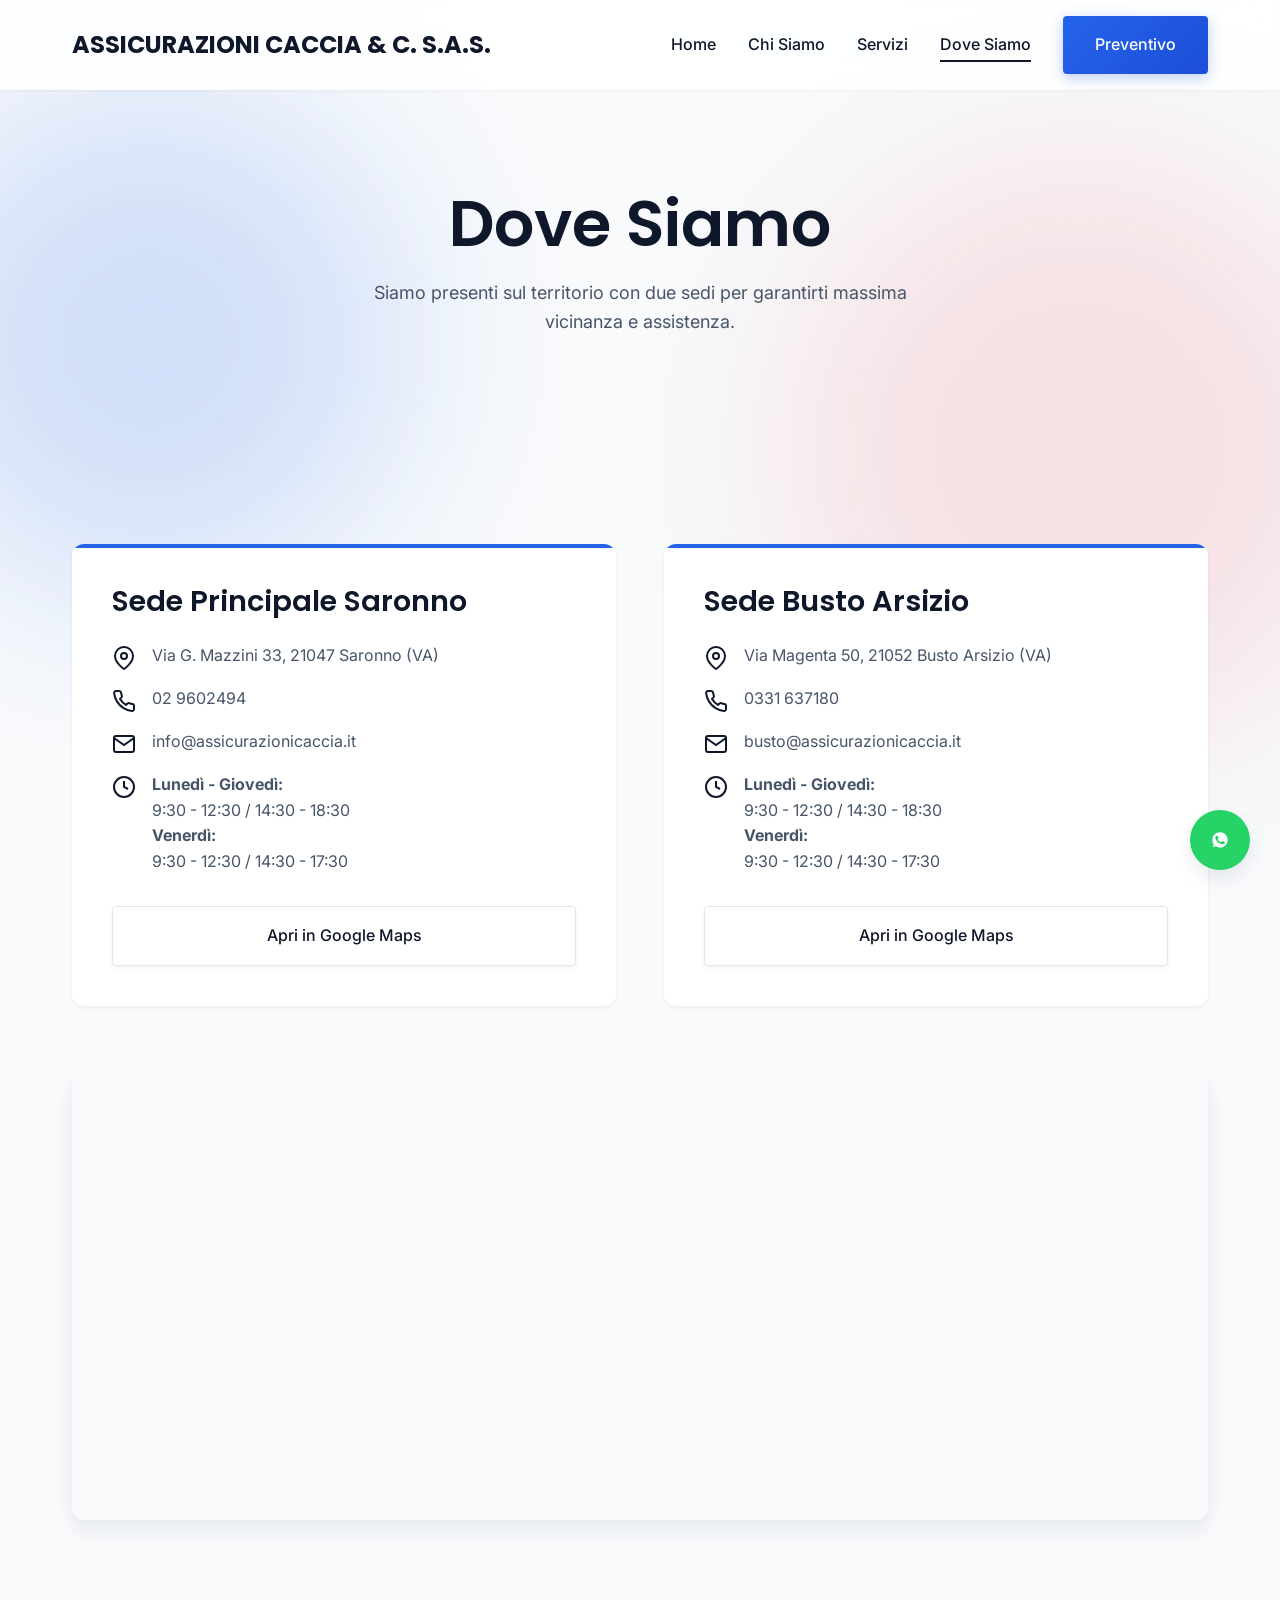
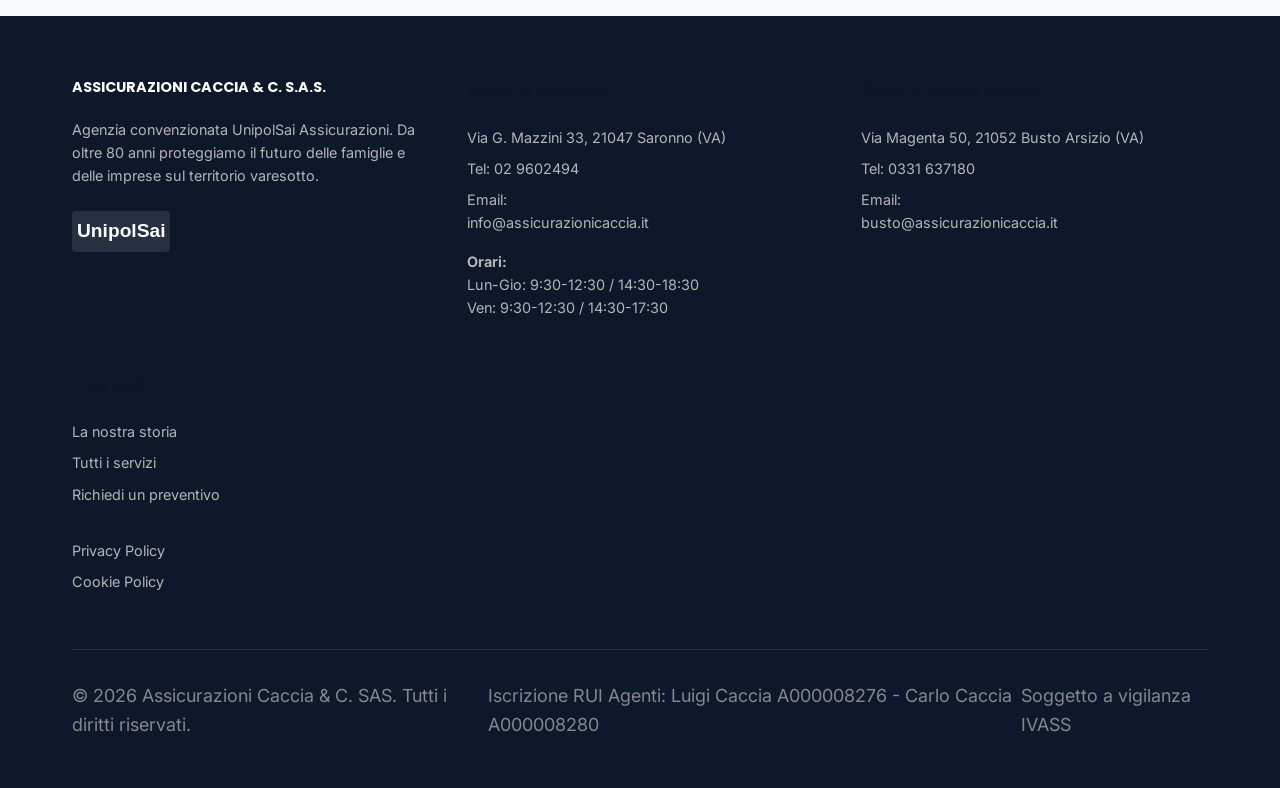
<file: assicurazioni-caccia/dove-siamo.html>
<!DOCTYPE html>
<html lang="it">
<head>
  <meta charset="UTF-8">
  <meta name="viewport" content="width=device-width, initial-scale=1.0">
  <title>Dove Siamo - Assicurazioni Caccia & C. SAS</title>
  <meta name="description" content="Vieni a trovarci nelle nostre sedi di Saronno e Busto Arsizio. Consulta orari e contatti.">
  <link rel="stylesheet" href="style.css">
  <style>
    .location-grid {
      display: grid;
      grid-template-columns: repeat(auto-fit, minmax(350px, 1fr));
      gap: 3rem;
      margin-top: 3rem;
    }
    .location-card {
      background: var(--c-white);
      border-radius: 12px;
      padding: 2.5rem;
      box-shadow: var(--shadow-sm);
      position: relative;
      overflow: hidden;
    }
    .location-card::before {
      content: '';
      position: absolute;
      top: 0;
      left: 0;
      width: 100%;
      height: 4px;
      background-color: var(--c-secondary);
    }
    .location-card h2 { margin-bottom: 1.5rem; font-size: 1.8rem; }
    .contact-info {
      list-style: none;
      margin-bottom: 2rem;
    }
    .contact-info li {
      display: flex;
      align-items: flex-start;
      gap: 1rem;
      margin-bottom: 1rem;
      color: var(--c-accent);
    }
    .contact-info svg {
      color: var(--c-primary);
      flex-shrink: 0;
      margin-top: 3px;
    }
    .map-container {
      width: 100%;
      height: 450px;
      border-radius: 12px;
      overflow: hidden;
      margin-top: 4rem;
      box-shadow: var(--shadow-md);
    }
    .map-container iframe {
      width: 100%;
      height: 100%;
      border: 0;
    }
  </style>
</head>
<body>
  <main style="padding-top: 90px;">
    <!-- Header Page -->
    <section class="section" style="padding-bottom: 4rem;">
      <div class="container text-center fade-in">
        <h1 style="margin-bottom: 1rem;">Dove Siamo</h1>
        <p style="max-width: 600px; margin: 0 auto;">Siamo presenti sul territorio con due sedi per garantirti massima vicinanza e assistenza.</p>
      </div>
    </section>

    <!-- Locations -->
    <section class="section">
      <div class="container fade-in">
        <div class="location-grid">
          <!-- Sede Saronno -->
          <div class="location-card fade-in">
            <h2>Sede Principale Saronno</h2>
            <ul class="contact-info">
              <li>
                <svg width="24" height="24" viewBox="0 0 24 24" fill="none" stroke="currentColor" stroke-width="2"><path d="M21 10c0 7-9 13-9 13s-9-6-9-13a9 9 0 0 1 18 0z"></path><circle cx="12" cy="10" r="3"></circle></svg>
                <span>Via G. Mazzini 33, 21047 Saronno (VA)</span>
              </li>
              <li>
                <svg width="24" height="24" viewBox="0 0 24 24" fill="none" stroke="currentColor" stroke-width="2"><path d="M22 16.92v3a2 2 0 0 1-2.18 2 19.79 19.79 0 0 1-8.63-3.07 19.5 19.5 0 0 1-6-6 19.79 19.79 0 0 1-3.07-8.67A2 2 0 0 1 4.11 2h3a2 2 0 0 1 2 1.72 12.84 12.84 0 0 0 .7 2.81 2 2 0 0 1-.45 2.11L8.09 9.91a16 16 0 0 0 6 6l1.27-1.27a2 2 0 0 1 2.11-.45 12.84 12.84 0 0 0 2.81.7A2 2 0 0 1 22 16.92z"></path></svg>
                <span>02 9602494</span>
              </li>
              <li>
                <svg width="24" height="24" viewBox="0 0 24 24" fill="none" stroke="currentColor" stroke-width="2"><path d="M4 4h16c1.1 0 2 .9 2 2v12c0 1.1-.9 2-2 2H4c-1.1 0-2-.9-2-2V6c0-1.1.9-2 2-2z"></path><polyline points="22,6 12,13 2,6"></polyline></svg>
                <span>info@assicurazionicaccia.it</span>
              </li>
              <li>
                <svg width="24" height="24" viewBox="0 0 24 24" fill="none" stroke="currentColor" stroke-width="2"><circle cx="12" cy="12" r="10"></circle><polyline points="12 6 12 12 16 14"></polyline></svg>
                <span><strong>Lunedì - Giovedì:</strong><br>9:30 - 12:30 / 14:30 - 18:30<br><strong>Venerdì:</strong><br>9:30 - 12:30 / 14:30 - 17:30</span>
              </li>
            </ul>
            <a href="https://maps.google.com/?q=Via+G.+Mazzini+33,+21047+Saronno" target="_blank" class="btn btn-outline" style="width: 100%;">Apri in Google Maps</a>
          </div>

          <!-- Sede Busto Arsizio -->
          <div class="location-card fade-in" style="transition-delay: 0.2s;">
            <h2>Sede Busto Arsizio</h2>
            <ul class="contact-info">
              <li>
                <svg width="24" height="24" viewBox="0 0 24 24" fill="none" stroke="currentColor" stroke-width="2"><path d="M21 10c0 7-9 13-9 13s-9-6-9-13a9 9 0 0 1 18 0z"></path><circle cx="12" cy="10" r="3"></circle></svg>
                <span>Via Magenta 50, 21052 Busto Arsizio (VA)</span>
              </li>
              <li>
                <svg width="24" height="24" viewBox="0 0 24 24" fill="none" stroke="currentColor" stroke-width="2"><path d="M22 16.92v3a2 2 0 0 1-2.18 2 19.79 19.79 0 0 1-8.63-3.07 19.5 19.5 0 0 1-6-6 19.79 19.79 0 0 1-3.07-8.67A2 2 0 0 1 4.11 2h3a2 2 0 0 1 2 1.72 12.84 12.84 0 0 0 .7 2.81 2 2 0 0 1-.45 2.11L8.09 9.91a16 16 0 0 0 6 6l1.27-1.27a2 2 0 0 1 2.11-.45 12.84 12.84 0 0 0 2.81.7A2 2 0 0 1 22 16.92z"></path></svg>
                <span>0331 637180</span>
              </li>
              <li>
                <svg width="24" height="24" viewBox="0 0 24 24" fill="none" stroke="currentColor" stroke-width="2"><path d="M4 4h16c1.1 0 2 .9 2 2v12c0 1.1-.9 2-2 2H4c-1.1 0-2-.9-2-2V6c0-1.1.9-2 2-2z"></path><polyline points="22,6 12,13 2,6"></polyline></svg>
                <span>busto@assicurazionicaccia.it</span>
              </li>
              <li>
                <svg width="24" height="24" viewBox="0 0 24 24" fill="none" stroke="currentColor" stroke-width="2"><circle cx="12" cy="12" r="10"></circle><polyline points="12 6 12 12 16 14"></polyline></svg>
                <span><strong>Lunedì - Giovedì:</strong><br>9:30 - 12:30 / 14:30 - 18:30<br><strong>Venerdì:</strong><br>9:30 - 12:30 / 14:30 - 17:30</span>
              </li>
            </ul>
            <a href="https://maps.google.com/?q=Via+Magenta+50,+21052+Busto+Arsizio" target="_blank" class="btn btn-outline" style="width: 100%; margin-top: auto;">Apri in Google Maps</a>
          </div>
        </div>

        <!-- Mappa Unica (Segnaposto per iframe reale) -->
        <div class="map-container fade-in">
          <!-- Qui andrebbe l'iframe reale di Google Maps con i due marker.
               Uso un embed map generico per dimostrazione visuale sulla provincia di Varese. -->
          <iframe src="https://www.google.com/maps/embed?pb=!1m18!1m12!1m3!1d111613.80554653738!2d8.81439247659522!3d45.62688029304616!2m3!1f0!2f0!3f0!3m2!1i1024!2i768!4f13.1!3m3!1m2!1s0x47868ff1c05d8f6d%3A0x40678022e66cba0!2sVarese%20VA!5e0!3m2!1sit!2sit!4v1700000000000!5m2!1sit!2sit" allowfullscreen="" loading="lazy" referrerpolicy="no-referrer-when-downgrade"></iframe>
        </div>
      </div>
    </section>

  </main>
  <script src="app.js"></script>
</body>
</html>
</file>
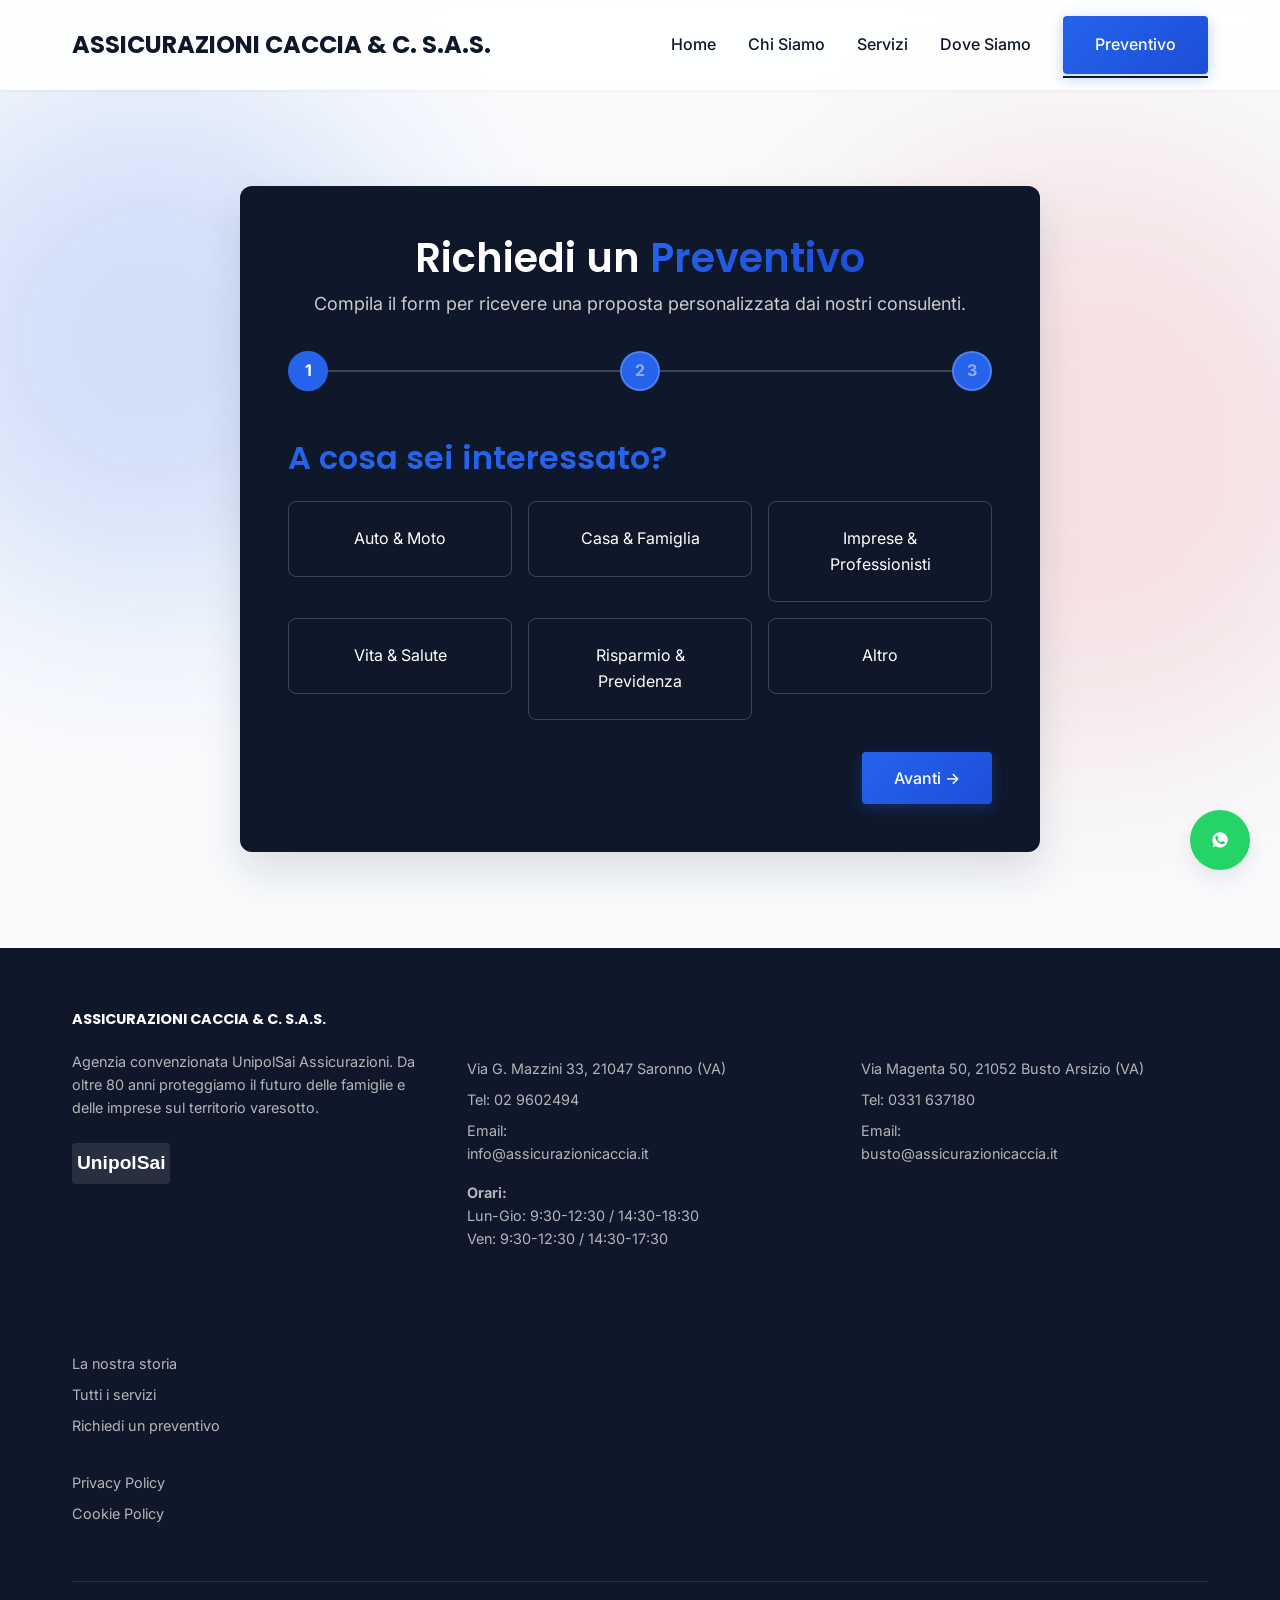
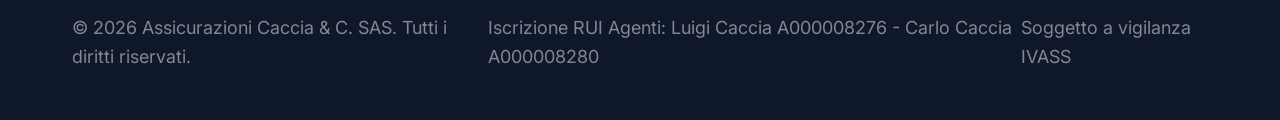
<file: assicurazioni-caccia/preventivo.html>
<!DOCTYPE html>
<html lang="it">
<head>
  <meta charset="UTF-8">
  <meta name="viewport" content="width=device-width, initial-scale=1.0">
  <title>Richiedi Preventivo - Assicurazioni Caccia & C. SAS</title>
  <meta name="description" content="Richiedi un preventivo assicurativo gratuito e senza impegno.">
  <link rel="stylesheet" href="style.css">
  <style>
    .form-container {
      max-width: 800px;
      margin: 0 auto;
      background: var(--c-primary);
      border-radius: 12px;
      padding: 3rem;
      color: var(--c-white);
      box-shadow: var(--shadow-lg);
    }
    
    /* Progress Bar */
    .progress-bar {
      display: flex;
      justify-content: space-between;
      margin-bottom: 3rem;
      position: relative;
    }
    .progress-bar::before {
      content: '';
      position: absolute;
      top: 50%;
      left: 0;
      width: 100%;
      height: 2px;
      background-color: rgba(250, 248, 245, 0.2);
      z-index: 1;
      transform: translateY(-50%);
    }
    .progress-line {
      position: absolute;
      top: 50%;
      left: 0;
      width: 0%;
      height: 2px;
      background-color: var(--c-secondary);
      z-index: 2;
      transform: translateY(-50%);
      transition: width var(--transition-normal);
    }
    .step-indicator {
      width: 40px;
      height: 40px;
      border-radius: 50%;
      background-color: var(--c-secondary);
      color: var(--c-white);
      border: 2px solid rgba(250, 248, 245, 0.2);
      display: flex;
      align-items: center;
      justify-content: center;
      font-weight: bold;
      z-index: 3;
      transition: all var(--transition-normal);
      color: rgba(250, 248, 245, 0.5);
    }
    .step-indicator.active {
      border-color: var(--c-secondary);
      background-color: var(--c-secondary);
      color: var(--c-white);
    }
    .step-indicator.completed {
      border-color: var(--c-secondary);
      color: var(--c-secondary);
    }

    /* Form Steps */
    .form-step {
      display: none;
      animation: fadeIn 0.5s ease;
    }
    .form-step.active {
      display: block;
    }
    @keyframes fadeIn {
      from { opacity: 0; transform: translateY(10px); }
      to { opacity: 1; transform: translateY(0); }
    }

    .form-group {
      margin-bottom: 1.5rem;
    }
    .form-group label {
      display: block;
      margin-bottom: 0.5rem;
      color: var(--c-neutral);
      font-size: 0.95rem;
    }
    .form-control {
      width: 100%;
      padding: 1rem;
      border: 1px solid rgba(250, 248, 245, 0.2);
      background-color: rgba(250, 248, 245, 0.05);
      color: var(--c-white);
      border-radius: 4px;
      font-family: var(--font-body);
      font-size: 1rem;
      transition: border-color var(--transition-fast);
    }
    .form-control:focus {
      outline: none;
      border-color: var(--c-secondary);
    }
    .form-control::placeholder {
      color: rgba(250, 248, 245, 0.4);
    }
    select.form-control {
      appearance: none;
      background-image: url("data:image/svg+xml,%3Csvg xmlns='http://www.w3.org/2000/svg' width='24' height='24' viewBox='0 0 24 24' fill='none' stroke='%23C9A96E' stroke-width='2' stroke-linecap='round' stroke-linejoin='round'%3E%3Cpolyline points='6 9 12 15 18 9'%3E%3C/polyline%3E%3C/svg%3E");
      background-repeat: no-repeat;
      background-position: right 1rem center;
    }
    select.form-control option {
      background-color: var(--c-surface);
      border-radius: 12px;
    }

    .btn-group {
      display: flex;
      justify-content: space-between;
      margin-top: 2rem;
    }
    
    .radio-grid {
      display: grid;
      grid-template-columns: repeat(auto-fit, minmax(200px, 1fr));
      gap: 1rem;
    }
    .radio-card {
      position: relative;
    }
    .radio-card input {
      position: absolute;
      opacity: 0;
      cursor: pointer;
    }
    .radio-card label {
      display: flex;
      flex-direction: column;
      align-items: center;
      justify-content: center;
      padding: 1.5rem;
      border: 1px solid rgba(250, 248, 245, 0.2);
      border-radius: 8px;
      cursor: pointer;
      transition: all var(--transition-fast);
      text-align: center;
      margin: 0;
    }
    .radio-card input:checked + label {
      border-color: var(--c-secondary);
      background-color: rgba(201, 169, 110, 0.1);
    }

    /* Success Message */
    .success-message {
      display: none;
      text-align: center;
      padding: 3rem 0;
    }
    .success-message.active {
      display: block;
    }
    .success-icon {
      width: 80px;
      height: 80px;
      background-color: var(--c-secondary);
      color: var(--c-primary);
      border-radius: 50%;
      display: flex;
      align-items: center;
      justify-content: center;
      margin: 0 auto 2rem;
    }

    @media (max-width: 768px) {
      .form-container { padding: 2rem 1.5rem; }
      .btn-group { flex-direction: column-reverse; gap: 1rem; }
      .btn-group .btn { width: 100%; }
    }
  </style>
</head>
<body>
  <main style="padding-top: 90px;">
    <!-- Form Section -->
    <section class="section" style="min-height: calc(100vh - 90px); display: flex; align-items: center;">
      <div class="container fade-in">
        <div class="form-container">
          
          <div id="formContent">
            <div class="text-center" style="margin-bottom: 2rem;">
              <h1 style="color: var(--c-white); font-size: 2.5rem; margin-bottom: 0.5rem;">Richiedi un <span class="text-highlight">Preventivo</span></h1>
              <p style="color: rgba(250, 248, 245, 0.8);">Compila il form per ricevere una proposta personalizzata dai nostri consulenti.</p>
            </div>

            <div class="progress-bar">
              <div class="progress-line" id="progressLine"></div>
              <div class="step-indicator active" data-step="1">1</div>
              <div class="step-indicator" data-step="2">2</div>
              <div class="step-indicator" data-step="3">3</div>
            </div>

            <form id="preventivoForm">
              <!-- Step 1: Tipo Polizza -->
              <div class="form-step active" id="step1">
                <h3 style="color: var(--c-secondary); margin-bottom: 1.5rem;">A cosa sei interessato?</h3>
                <div class="radio-grid">
                  <div class="radio-card">
                    <input type="radio" name="tipo_polizza" id="polizza_auto" value="Auto & Moto" required>
                    <label for="polizza_auto">Auto & Moto</label>
                  </div>
                  <div class="radio-card">
                    <input type="radio" name="tipo_polizza" id="polizza_casa" value="Casa & Famiglia">
                    <label for="polizza_casa">Casa & Famiglia</label>
                  </div>
                  <div class="radio-card">
                    <input type="radio" name="tipo_polizza" id="polizza_imprese" value="Imprese & Professionisti">
                    <label for="polizza_imprese">Imprese & Professionisti</label>
                  </div>
                  <div class="radio-card">
                    <input type="radio" name="tipo_polizza" id="polizza_vita" value="Vita & Salute">
                    <label for="polizza_vita">Vita & Salute</label>
                  </div>
                  <div class="radio-card">
                    <input type="radio" name="tipo_polizza" id="polizza_risparmio" value="Risparmio & Previdenza">
                    <label for="polizza_risparmio">Risparmio & Previdenza</label>
                  </div>
                  <div class="radio-card">
                    <input type="radio" name="tipo_polizza" id="polizza_altro" value="Altro">
                    <label for="polizza_altro">Altro</label>
                  </div>
                </div>
                <div class="btn-group" style="justify-content: flex-end;">
                  <button type="button" class="btn btn-primary next-btn">Avanti &rarr;</button>
                </div>
              </div>

              <!-- Step 2: Dati Personali -->
              <div class="form-step" id="step2">
                <h3 style="color: var(--c-secondary); margin-bottom: 1.5rem;">I tuoi dati</h3>
                <div style="display: grid; grid-template-columns: repeat(auto-fit, minmax(250px, 1fr)); gap: 1.5rem;">
                  <div class="form-group">
                    <label for="nome">Nome e Cognome *</label>
                    <input type="text" id="nome" name="nome" class="form-control" required placeholder="Es. Mario Rossi">
                  </div>
                  <div class="form-group">
                    <label for="telefono">Telefono *</label>
                    <input type="tel" id="telefono" name="telefono" class="form-control" required placeholder="Es. 333 1234567">
                  </div>
                </div>
                <div class="form-group">
                  <label for="email">Indirizzo Email *</label>
                  <input type="email" id="email" name="email" class="form-control" required placeholder="Es. mario.rossi@email.com">
                </div>
                <div class="form-group">
                  <label for="sede">Sede di preferenza</label>
                  <select id="sede" name="sede" class="form-control">
                    <option value="indifferente">Indifferente</option>
                    <option value="saronno">Saronno</option>
                    <option value="busto">Busto Arsizio</option>
                  </select>
                </div>
                <div class="btn-group">
                  <button type="button" class="btn btn-outline prev-btn" style="color: white; border-color: white;">&larr; Indietro</button>
                  <button type="button" class="btn btn-primary next-btn">Avanti &rarr;</button>
                </div>
              </div>

              <!-- Step 3: Note e Privacy -->
              <div class="form-step" id="step3">
                <h3 style="color: var(--c-secondary); margin-bottom: 1.5rem;">Dettagli aggiuntivi</h3>
                <div class="form-group">
                  <label for="messaggio">Note o dettagli (opzionale)</label>
                  <textarea id="messaggio" name="messaggio" class="form-control" rows="4" placeholder="Scrivi qui eventuali dettagli utili per il preventivo (es. targa veicolo, tipo di attività commerciale...)"></textarea>
                </div>
                
                <div class="form-group" style="margin-top: 2rem; display: flex; align-items: flex-start; gap: 0.5rem;">
                  <input type="checkbox" id="privacy" name="privacy" required style="margin-top: 0.2rem;">
                  <label for="privacy" style="font-size: 0.85rem; color: rgba(250, 248, 245, 0.7); cursor: pointer;">
                    Ho letto e accetto l'<a href="#" style="color: var(--c-secondary); text-decoration: underline;">Informativa sulla Privacy</a>. Acconsento al trattamento dei miei dati personali per gestire la richiesta di preventivo. *
                  </label>
                </div>

                <div class="btn-group">
                  <button type="button" class="btn btn-outline prev-btn" style="color: white; border-color: white;">&larr; Indietro</button>
                  <button type="submit" class="btn btn-primary">Invia Richiesta</button>
                </div>
              </div>
            </form>
          </div>

          <!-- Success Message -->
          <div id="successMessage" class="success-message">
            <div class="success-icon fade-in">
              <svg width="40" height="40" viewBox="0 0 24 24" fill="none" stroke="currentColor" stroke-width="3" stroke-linecap="round" stroke-linejoin="round"><polyline points="20 6 9 17 4 12"></polyline></svg>
            </div>
            <h2 style="color: var(--c-white); margin-bottom: 1rem;" class="fade-in">Richiesta Inviata con <span class="text-highlight">Successo!</span></h2>
            <p style="color: rgba(250, 248, 245, 0.8); margin-bottom: 2rem;" class="fade-in">Grazie per averci contattato. Un nostro consulente prenderà in carico la tua richiesta e ti contatterà al più presto con una proposta personalizzata.</p>
            <a href="index.html" class="btn btn-outline fade-in" style="color: white; border-color: white;">Torna alla Home</a>
          </div>

        </div>
      </div>
    </section>

  </main>
  <script src="app.js"></script>
  <script>
    document.addEventListener('DOMContentLoaded', () => {
      // Setup URL parameter selection if coming from service page
      const urlParams = new URLSearchParams(window.location.search);
      const polizzaParam = urlParams.get('polizza');
      if (polizzaParam) {
        const radio = document.getElementById('polizza_' + polizzaParam);
        if (radio) radio.checked = true;
      }

      const steps = document.querySelectorAll('.form-step');
      const indicators = document.querySelectorAll('.step-indicator');
      const progressLine = document.getElementById('progressLine');
      const nextBtns = document.querySelectorAll('.next-btn');
      const prevBtns = document.querySelectorAll('.prev-btn');
      const form = document.getElementById('preventivoForm');
      
      let currentStep = 0;

      function updateUI() {
        // Update Steps
        steps.forEach((step, index) => {
          step.classList.toggle('active', index === currentStep);
        });
        
        // Update Indicators
        indicators.forEach((indicator, index) => {
          if (index < currentStep) {
            indicator.classList.add('completed');
            indicator.classList.remove('active');
          } else if (index === currentStep) {
            indicator.classList.add('active');
            indicator.classList.remove('completed');
          } else {
            indicator.classList.remove('active', 'completed');
          }
        });

        // Update Progress Line
        progressLine.style.width = (currentStep * 50) + '%';
      }

      function validateStep() {
        const currentInputs = steps[currentStep].querySelectorAll('input[required], textarea[required]');
        let isValid = true;
        
        if (currentStep === 0) {
          const radioChecked = steps[currentStep].querySelector('input[type="radio"]:checked');
          if (!radioChecked) isValid = false;
        } else {
          currentInputs.forEach(input => {
            if (!input.value.trim() || (input.type === 'checkbox' && !input.checked) || (input.type === 'email' && !input.validity.valid)) {
              isValid = false;
              input.style.borderColor = 'red';
            } else {
              input.style.borderColor = 'rgba(250, 248, 245, 0.2)';
            }
          });
        }
        
        return isValid;
      }

      nextBtns.forEach(btn => {
        btn.addEventListener('click', () => {
          if (validateStep()) {
            if (currentStep < steps.length - 1) {
              currentStep++;
              updateUI();
            }
          } else {
            alert('Per favore, compila tutti i campi obbligatori correttamente prima di proseguire.');
          }
        });
      });

      prevBtns.forEach(btn => {
        btn.addEventListener('click', () => {
          if (currentStep > 0) {
            currentStep--;
            updateUI();
          }
        });
      });

      form.addEventListener('submit', (e) => {
        e.preventDefault();
        if (validateStep()) {
          // Simulate API call
          const submitBtn = form.querySelector('button[type="submit"]');
          submitBtn.textContent = 'Invio in corso...';
          submitBtn.disabled = true;
          
          setTimeout(() => {
            document.getElementById('formContent').style.display = 'none';
            const successMsg = document.getElementById('successMessage');
            successMsg.classList.add('active');
            // Trigger animations in success message manually if needed
          }, 1500);
        }
      });
    });
  </script>
</body>
</html>
</file>
<file: assicurazioni-caccia/style.css>
@import url('https://fonts.googleapis.com/css2?family=Inter:wght@300;400;500;600&family=Poppins:wght@500;600;700;800&display=swap');

:root {
  /* Colors */
  --c-primary: #0f172a; /* Dark Slate for Headings/Text */
  --c-secondary: #2563eb; /* Vibrant Blue for Buttons/Accents */
  --c-neutral: #f8fafc; /* Cool Light Grey for Background */
  --c-surface: #ffffff; /* Pure White for Cards */
  --c-accent: #475569; /* Slate grey for body text */
  --c-white: #ffffff;
  --c-black: #000000;

  /* Typography */
  --font-heading: 'Poppins', sans-serif;
  --font-body: 'Inter', sans-serif;

  /* Spacing */
  --spacing-xs: 0.5rem;
  --spacing-sm: 1rem;
  --spacing-md: 2rem;
  --spacing-lg: 4rem;
  --spacing-xl: 6rem;

  /* Shadows */
  --shadow-sm: 0 2px 4px rgba(13, 31, 60, 0.05);
  --shadow-md: 0 10px 20px rgba(13, 31, 60, 0.08);
  --shadow-lg: 0 20px 40px rgba(13, 31, 60, 0.12);

  /* Transitions */
  --transition-fast: 0.2s ease;
  --transition-normal: 0.3s ease;
  --transition-slow: 0.6s cubic-bezier(0.22, 1, 0.36, 1);
}

/* Reset & Base Styles */
* {
  margin: 0;
  padding: 0;
  box-sizing: border-box;
}

body {
  font-family: var(--font-body);
  background-color: var(--c-neutral);
  color: var(--c-accent);
  line-height: 1.6;
  overflow-x: hidden;
}

h1, h2, h3, h4, h5, h6 {
  font-family: var(--font-heading);
  color: var(--c-primary);
  line-height: 1.2;
  font-weight: 600;
}

.text-highlight {
  background: linear-gradient(135deg, var(--c-secondary), #1d4ed8);
  -webkit-background-clip: text;
  -webkit-text-fill-color: transparent;
  color: var(--c-secondary); /* Fallback */
}

h1 { font-size: clamp(2.5rem, 5vw, 4rem); }
h2 { font-size: clamp(2rem, 4vw, 3rem); }
h3 { font-size: clamp(1.5rem, 3vw, 2rem); }

p {
  margin-bottom: var(--spacing-sm);
  font-size: 1.125rem;
}

a {
  color: var(--c-primary);
  text-decoration: none;
  transition: color var(--transition-fast);
}

a:hover {
  color: var(--c-secondary);
}

img {
  max-width: 100%;
  height: auto;
  display: block;
}

/* Layout Utilities */
.container {
  width: 100%;
  max-width: 1200px;
  margin: 0 auto;
  padding: 0 var(--spacing-md);
}

.section {
  padding: var(--spacing-xl) 0;
}

.text-center { text-align: center; }
.text-primary { color: var(--c-primary); }
.text-secondary { color: var(--c-secondary); }

/* Buttons */
.btn {
  display: inline-flex;
  align-items: center;
  justify-content: center;
  padding: 1rem 2rem;
  font-family: var(--font-body);
  font-weight: 500;
  font-size: 1rem;
  text-decoration: none;
  border-radius: 4px;
  transition: all var(--transition-normal);
  cursor: pointer;
  border: none;
}

.btn-primary {
  background: linear-gradient(135deg, var(--c-secondary), #1d4ed8);
  color: #ffffff;
  box-shadow: 0 4px 14px rgba(37, 99, 235, 0.3);
  border: none;
}

.btn-primary:hover {
  background: linear-gradient(135deg, #1d4ed8, #1e3a8a);
  color: #ffffff;
  transform: translateY(-2px);
  box-shadow: 0 6px 20px rgba(37, 99, 235, 0.4);
}

.btn-outline {
  background-color: var(--c-surface);
  color: var(--c-primary);
  border: 1px solid rgba(15, 23, 42, 0.1);
  box-shadow: var(--shadow-sm);
}

.btn-outline:hover {
  background-color: var(--c-neutral);
  color: var(--c-secondary);
  border-color: var(--c-secondary);
}

/* Header */
header {
  position: fixed;
  top: 0;
  left: 0;
  width: 100%;
  background-color: rgba(255, 255, 255, 0.85);
  backdrop-filter: blur(16px);
  -webkit-backdrop-filter: blur(16px);
  z-index: 1000;
  box-shadow: 0 1px 3px rgba(0,0,0,0.05);
  transition: all var(--transition-normal);
}

header.scrolled {
  padding: 10px 0;
  box-shadow: var(--shadow-sm);
}

.nav-container {
  display: flex;
  justify-content: space-between;
  align-items: center;
  height: 90px;
  transition: height var(--transition-normal);
}

header.scrolled .nav-container {
  height: 70px;
}

.logo {
  font-family: var(--font-heading);
  font-size: 1.5rem;
  font-weight: 700;
  color: var(--c-primary);
  display: flex;
  flex-direction: column;
  line-height: 1;
}

.nav-links {
  display: flex;
  gap: 2rem;
  align-items: center;
}

.nav-links a {
  font-weight: 500;
  font-size: 1rem;
  position: relative;
}

.nav-links a::after {
  content: '';
  position: absolute;
  bottom: -4px;
  left: 0;
  width: 0;
  height: 2px;
  background-color: var(--c-primary);
  transition: width var(--transition-normal);
}

.nav-links a:hover::after,
.nav-links a.active::after {
  width: 100%;
}

.mobile-menu-btn {
  display: none;
  background: none;
  border: none;
  cursor: pointer;
  color: var(--c-primary);
}

/* Hero Section */
.hero {
  min-height: 100vh;
  display: flex;
  align-items: center;
  padding-top: 90px;
  position: relative;
  overflow: hidden;
}

.hero-bg {
  position: absolute;
  top: 0;
  left: 0;
  width: 100%;
  height: 100%;
  z-index: -1;
  overflow: hidden;
  background-color: var(--c-primary);
}

.hero-bg video {
  width: 100%;
  height: 100%;
  object-fit: cover;
  opacity: 0.4;
}

.hero-content {
  max-width: 800px;
  position: relative;
  z-index: 1;
}

.hero h1 {
  margin-bottom: 1.5rem;
}

.hero p.subtitle {
  font-size: 1.25rem;
  margin-bottom: 2.5rem;
  max-width: 600px;
}

.hero-actions {
  display: flex;
  gap: 1rem;
}

.trust-badge {
  display: inline-flex;
  align-items: center;
  gap: 0.5rem;
  margin-top: 3rem;
  padding: 0.5rem 1rem;
  background-color: var(--c-surface);
  border-radius: 100px;
  font-size: 0.875rem;
  font-weight: 500;
  color: var(--c-primary);
  border: 1px solid rgba(15, 23, 42, 0.1);
  box-shadow: var(--shadow-sm);
}

/* Services Section */
.services-grid {
  display: grid;
  grid-template-columns: repeat(auto-fit, minmax(300px, 1fr));
  gap: 2rem;
  margin-top: 3rem;
}

.service-card {
  background-color: var(--c-surface);
  padding: 2.5rem 2rem;
  border-radius: 8px;
  box-shadow: var(--shadow-sm);
  transition: all var(--transition-normal);
  border-bottom: 3px solid transparent;
  display: flex;
  flex-direction: column;
  height: 100%;
}

.service-card:hover {
  transform: translateY(-5px);
  box-shadow: var(--shadow-md);
  border-bottom-color: var(--c-secondary);
}

.service-icon {
  width: 50px;
  height: 50px;
  background-color: rgba(59, 130, 246, 0.1);
  border-radius: 50%;
  display: flex;
  align-items: center;
  justify-content: center;
  margin-bottom: 1.5rem;
  color: var(--c-secondary);
}

.service-icon svg {
  width: 24px;
  height: 24px;
}

.service-card h3 {
  font-size: 1.25rem;
  margin-bottom: 1rem;
}

.service-card p {
  font-size: 1rem;
  color: var(--c-accent);
  flex-grow: 1;
}

.service-link {
  display: inline-flex;
  align-items: center;
  gap: 0.5rem;
  margin-top: 1.5rem;
  font-weight: 600;
  font-size: 0.875rem;
  color: var(--c-primary);
}

.service-link:hover {
  color: var(--c-secondary);
}

/* Why Us Section */
.why-us {
  background-color: transparent;
  color: var(--c-primary);
  padding: var(--spacing-xl) 0;
}

.why-us h2 {
  color: var(--c-primary);
  margin-bottom: 3rem;
  text-align: center;
}

.stats-grid {
  display: grid;
  grid-template-columns: repeat(3, 1fr);
  gap: 2rem;
  text-align: center;
}

.stat-item .number {
  font-family: var(--font-heading);
  font-size: 4rem;
  color: var(--c-secondary);
  line-height: 1;
  margin-bottom: 0.5rem;
}

.stat-item .label {
  font-size: 1.125rem;
  opacity: 0.9;
}

/* Footer */
footer {
  background-color: #0f172a;
  color: var(--c-accent);
  padding: var(--spacing-lg) 0 var(--spacing-md);
}

.footer-grid {
  display: grid;
  grid-template-columns: repeat(auto-fit, minmax(250px, 1fr));
  gap: 3rem;
  margin-bottom: 3rem;
}

.footer-col h4 {
  color: var(--c-primary);
  margin-bottom: 1.5rem;
  font-family: var(--font-body);
  font-size: 1.125rem;
}

.footer-col p, .footer-col a {
  color: rgba(250, 248, 245, 0.7);
  font-size: 0.9rem;
  margin-bottom: 0.5rem;
  display: block;
}

.footer-col a:hover {
  color: var(--c-secondary);
}

.footer-bottom {
  border-top: 1px solid rgba(255,255,255,0.1);
  padding-top: 2rem;
  display: flex;
  justify-content: space-between;
  align-items: center;
  font-size: 0.8rem;
  color: rgba(250, 248, 245, 0.5);
}

.footer-logos {
  display: flex;
  gap: 1rem;
  align-items: center;
  margin-bottom: 1.5rem;
}

.footer-logos img {
  height: 40px;
  filter: grayscale(1) brightness(2);
  opacity: 0.8;
  transition: all 0.3s;
}

.footer-logos img:hover {
  filter: none;
  opacity: 1;
}

/* Floating WhatsApp */
.floating-whatsapp {
  position: fixed;
  bottom: 30px;
  right: 30px;
  width: 60px;
  height: 60px;
  background-color: #25D366;
  color: white;
  border-radius: 50%;
  display: flex;
  align-items: center;
  justify-content: center;
  box-shadow: var(--shadow-md);
  z-index: 999;
  transition: transform var(--transition-fast);
}

.floating-whatsapp:hover {
  transform: scale(1.1);
}

.floating-whatsapp svg {
  width: 32px;
  height: 32px;
  fill: currentColor;
}

/* Animations */
.fade-in {
  opacity: 0;
  transform: translateY(20px);
  transition: opacity 0.8s ease, transform 0.8s ease;
}

.fade-in.visible {
  opacity: 1;
  transform: translateY(0);
}

/* Responsive */
@media (max-width: 768px) {
  .nav-links {
    position: fixed;
    top: 0;
    right: -100%;
    width: 80%;
    max-width: 300px;
    height: 100vh;
    background-color: var(--c-primary);
    flex-direction: column;
    justify-content: center;
    gap: 2rem;
    transition: right var(--transition-normal);
    box-shadow: -10px 0 30px rgba(0,0,0,0.1);
  }

  .nav-links.active {
    right: 0;
  }

  .nav-links a {
    color: var(--c-white);
    font-size: 1.25rem;
  }

  .mobile-menu-btn {
    display: block;
    z-index: 1001;
  }
  
  .mobile-menu-btn.active {
    color: var(--c-white);
  }

  .hero-actions {
    flex-direction: column;
  }
  
  .stats-grid {
    grid-template-columns: 1fr;
    gap: 3rem;
  }

  .footer-bottom {
    flex-direction: column;
    gap: 1rem;
    text-align: center;
  }
}

/* Location Cards */
.location-grid {
  display: grid;
  grid-template-columns: repeat(auto-fit, minmax(350px, 1fr));
  gap: 3rem;
  margin-top: 3rem;
}
.location-card {
  background: var(--c-surface);
  border-radius: 12px;
  padding: 2.5rem;
  box-shadow: var(--shadow-sm);
  position: relative;
  overflow: hidden;
}
.location-card::before {
  content: '';
  position: absolute;
  top: 0;
  left: 0;
  width: 100%;
  height: 4px;
  background-color: var(--c-secondary);
}
.location-card h2 { margin-bottom: 1.5rem; font-size: 1.8rem; }
.contact-info {
  list-style: none;
  margin-bottom: 2rem;
}
.contact-info li {
  display: flex;
  align-items: flex-start;
  gap: 1rem;
  margin-bottom: 1rem;
  color: var(--c-accent);
}
.contact-info svg {
  color: var(--c-secondary);
  flex-shrink: 0;
  margin-top: 3px;
}

/* Background Effects (Blobs) */
.bg-blob {
  position: fixed;
  border-radius: 50%;
  filter: blur(100px);
  z-index: -2;
  opacity: 0.85;
  pointer-events: none;
}
.bg-blob-1 {
  top: 10%;
  left: -100px;
  width: 500px;
  height: 500px;
  background: rgba(37, 99, 235, 0.22); /* Modern Blue, slightly stronger */
}
.bg-blob-2 {
  top: 50%;
  right: -100px;
  width: 600px;
  height: 600px;
  background: rgba(227, 6, 19, 0.12); /* Unipol Red hint, slightly stronger */
  transform: translateY(-50%);
}
</file>
